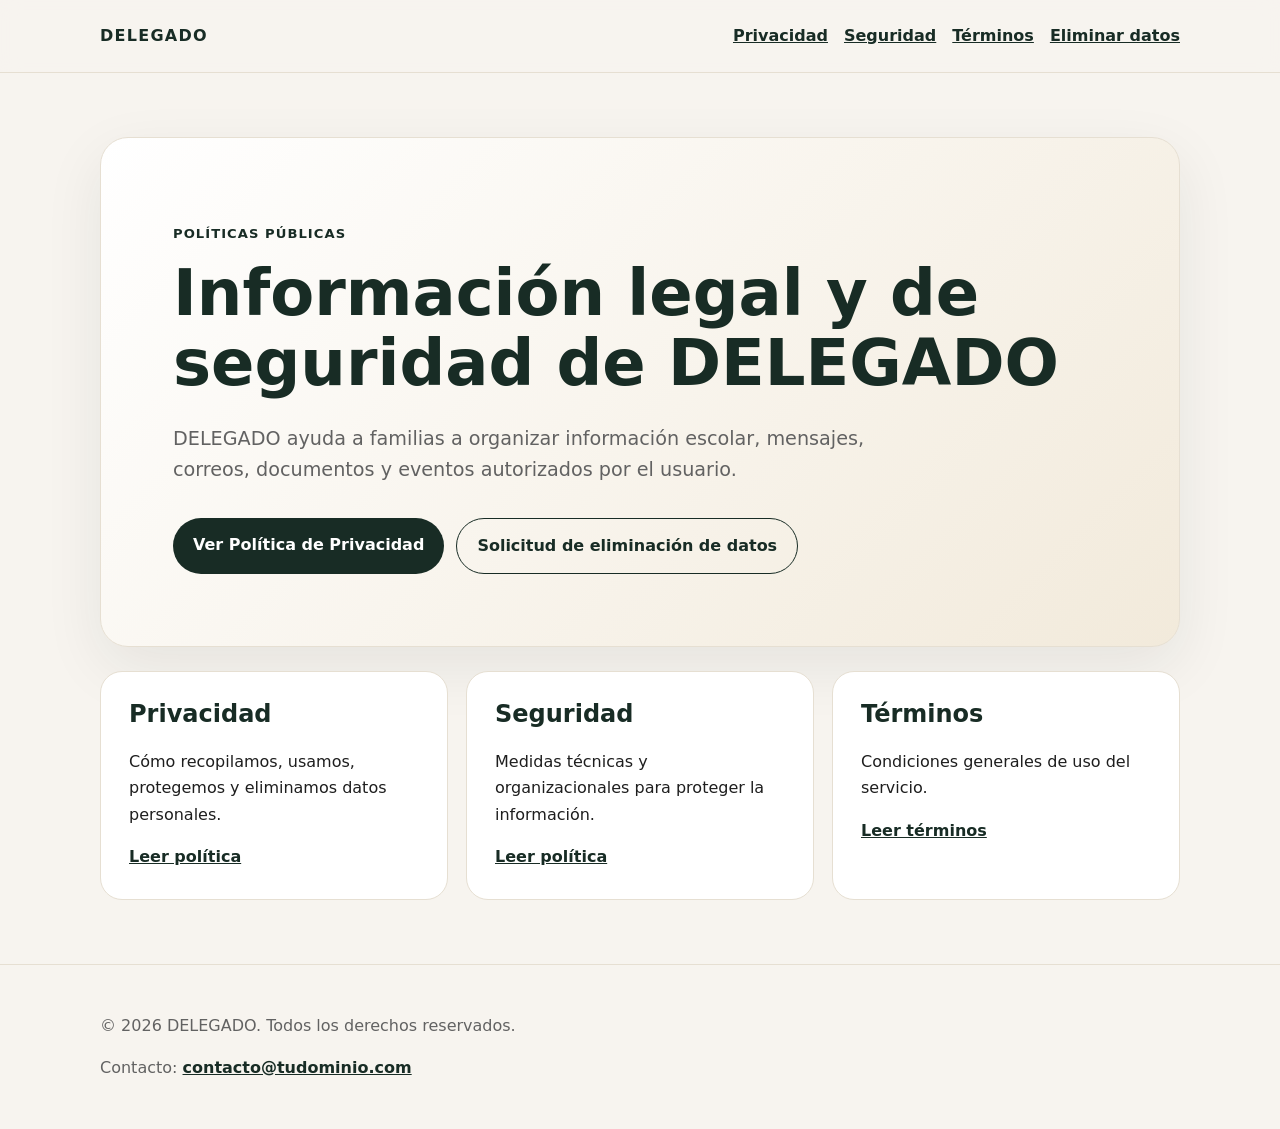
<file: index.html>
<!doctype html>
<html lang="es">
<head>
  <meta charset="utf-8">
  <meta name="viewport" content="width=device-width, initial-scale=1">
  <title>DELEGADO · Políticas</title>
  <meta name="description" content="Políticas legales y de seguridad de DELEGADO.">
  <link rel="stylesheet" href="styles.css">
</head>
<body>
  <header class="site-header">
    <div class="container nav">
      <a class="brand" href="index.html">DELEGADO</a>
      <nav>
        <a href="privacy.html">Privacidad</a>
        <a href="security.html">Seguridad</a>
        <a href="terms.html">Términos</a>
        <a href="data-deletion.html">Eliminar datos</a>
      </nav>
    </div>
  </header>

  <main class="hero container">
    <section class="hero-card">
      <p class="eyebrow">Políticas públicas</p>
      <h1>Información legal y de seguridad de DELEGADO</h1>
      <p class="lead">DELEGADO ayuda a familias a organizar información escolar, mensajes, correos, documentos y eventos autorizados por el usuario.</p>
      <div class="actions">
        <a class="button" href="privacy.html">Ver Política de Privacidad</a>
        <a class="button secondary" href="data-deletion.html">Solicitud de eliminación de datos</a>
      </div>
    </section>

    <section class="grid">
      <article class="card">
        <h2>Privacidad</h2>
        <p>Cómo recopilamos, usamos, protegemos y eliminamos datos personales.</p>
        <a href="privacy.html">Leer política</a>
      </article>
      <article class="card">
        <h2>Seguridad</h2>
        <p>Medidas técnicas y organizacionales para proteger la información.</p>
        <a href="security.html">Leer política</a>
      </article>
      <article class="card">
        <h2>Términos</h2>
        <p>Condiciones generales de uso del servicio.</p>
        <a href="terms.html">Leer términos</a>
      </article>
    </section>
  </main>

  <footer class="site-footer">
    <div class="container">
      <p>© <span id="year"></span> DELEGADO. Todos los derechos reservados.</p>
      <p>Contacto: <a href="mailto:contacto@tudominio.com">contacto@tudominio.com</a></p>
    </div>
  </footer>
  <script>document.getElementById('year').textContent = new Date().getFullYear();</script>
</body>
</html>
</file>
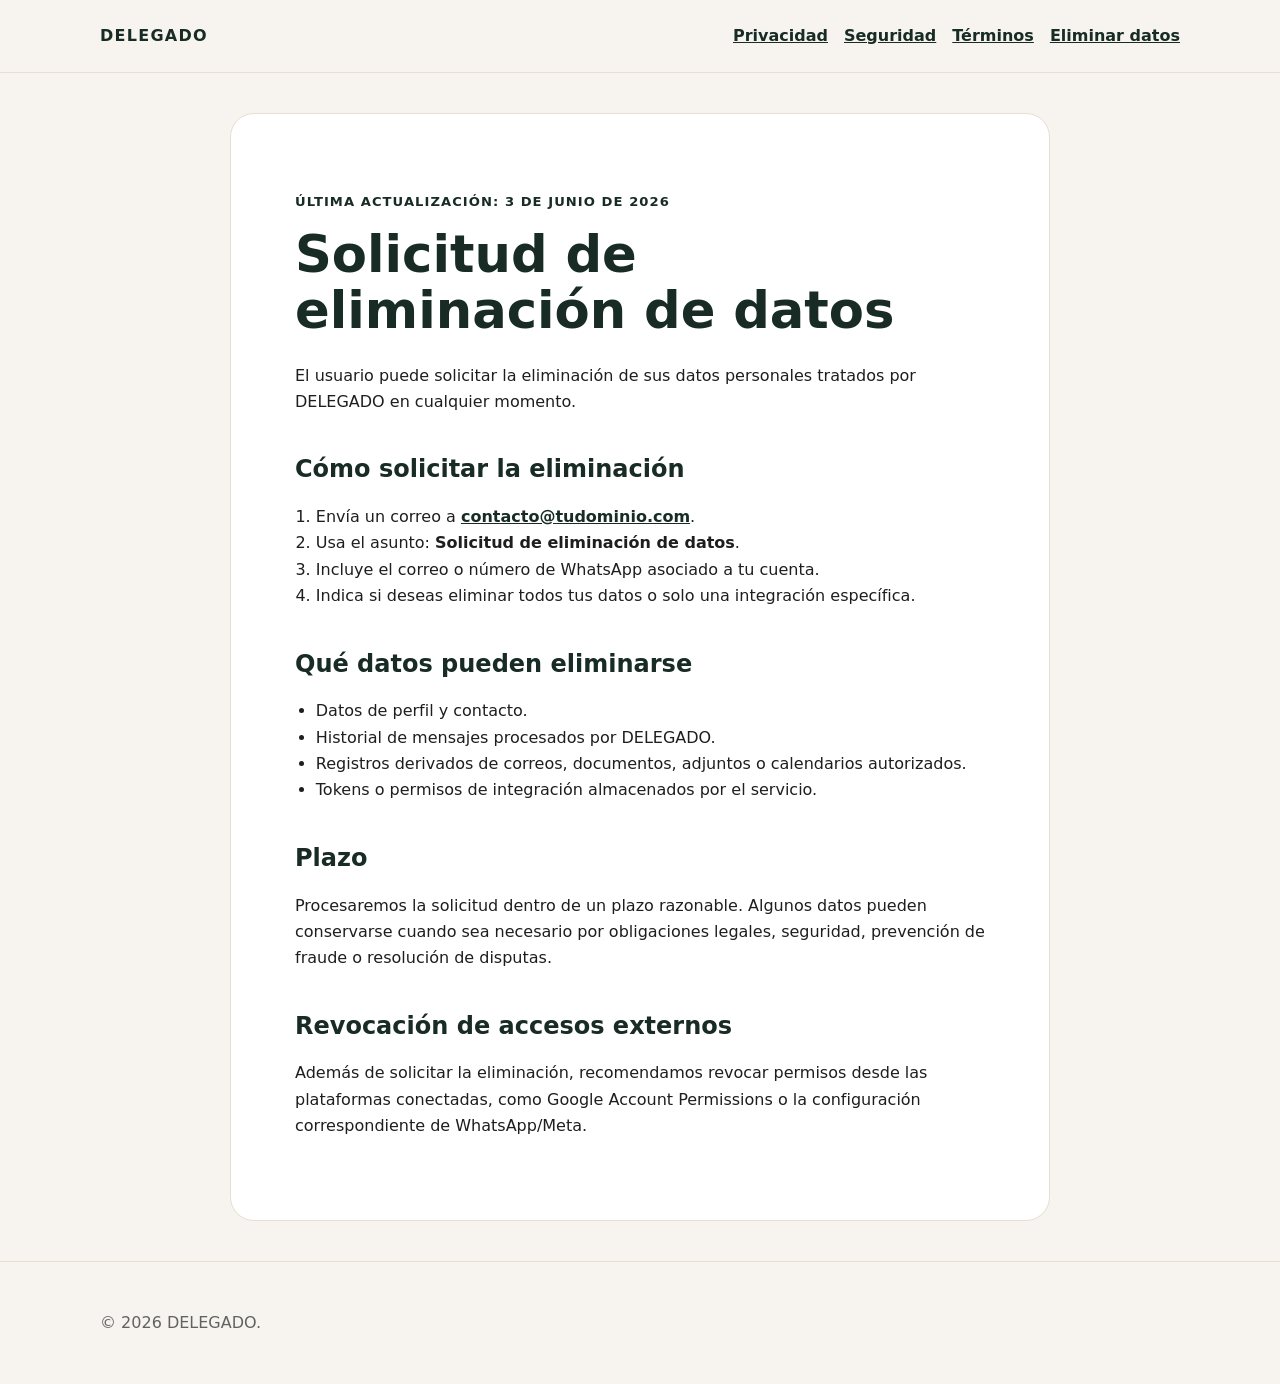
<file: data-deletion.html>
<!doctype html>
<html lang="es">
<head>
  <meta charset="utf-8">
  <meta name="viewport" content="width=device-width, initial-scale=1">
  <title>Eliminación de Datos · DELEGADO</title>
  <meta name="description" content="Instrucciones para solicitar eliminación de datos en DELEGADO.">
  <link rel="stylesheet" href="styles.css">
</head>
<body>
  <header class="site-header">
    <div class="container nav">
      <a class="brand" href="index.html">DELEGADO</a>
      <nav>
        <a href="privacy.html">Privacidad</a>
        <a href="security.html">Seguridad</a>
        <a href="terms.html">Términos</a>
        <a href="data-deletion.html">Eliminar datos</a>
      </nav>
    </div>
  </header>

  <main class="container document">
    <p class="eyebrow">Última actualización: 3 de junio de 2026</p>
    <h1>Solicitud de eliminación de datos</h1>
    <p>El usuario puede solicitar la eliminación de sus datos personales tratados por DELEGADO en cualquier momento.</p>

    <h2>Cómo solicitar la eliminación</h2>
    <ol>
      <li>Envía un correo a <a href="mailto:contacto@tudominio.com">contacto@tudominio.com</a>.</li>
      <li>Usa el asunto: <strong>Solicitud de eliminación de datos</strong>.</li>
      <li>Incluye el correo o número de WhatsApp asociado a tu cuenta.</li>
      <li>Indica si deseas eliminar todos tus datos o solo una integración específica.</li>
    </ol>

    <h2>Qué datos pueden eliminarse</h2>
    <ul>
      <li>Datos de perfil y contacto.</li>
      <li>Historial de mensajes procesados por DELEGADO.</li>
      <li>Registros derivados de correos, documentos, adjuntos o calendarios autorizados.</li>
      <li>Tokens o permisos de integración almacenados por el servicio.</li>
    </ul>

    <h2>Plazo</h2>
    <p>Procesaremos la solicitud dentro de un plazo razonable. Algunos datos pueden conservarse cuando sea necesario por obligaciones legales, seguridad, prevención de fraude o resolución de disputas.</p>

    <h2>Revocación de accesos externos</h2>
    <p>Además de solicitar la eliminación, recomendamos revocar permisos desde las plataformas conectadas, como Google Account Permissions o la configuración correspondiente de WhatsApp/Meta.</p>
  </main>

  <footer class="site-footer"><div class="container"><p>© <span id="year"></span> DELEGADO.</p></div></footer>
  <script>document.getElementById('year').textContent = new Date().getFullYear();</script>
</body>
</html>
</file>
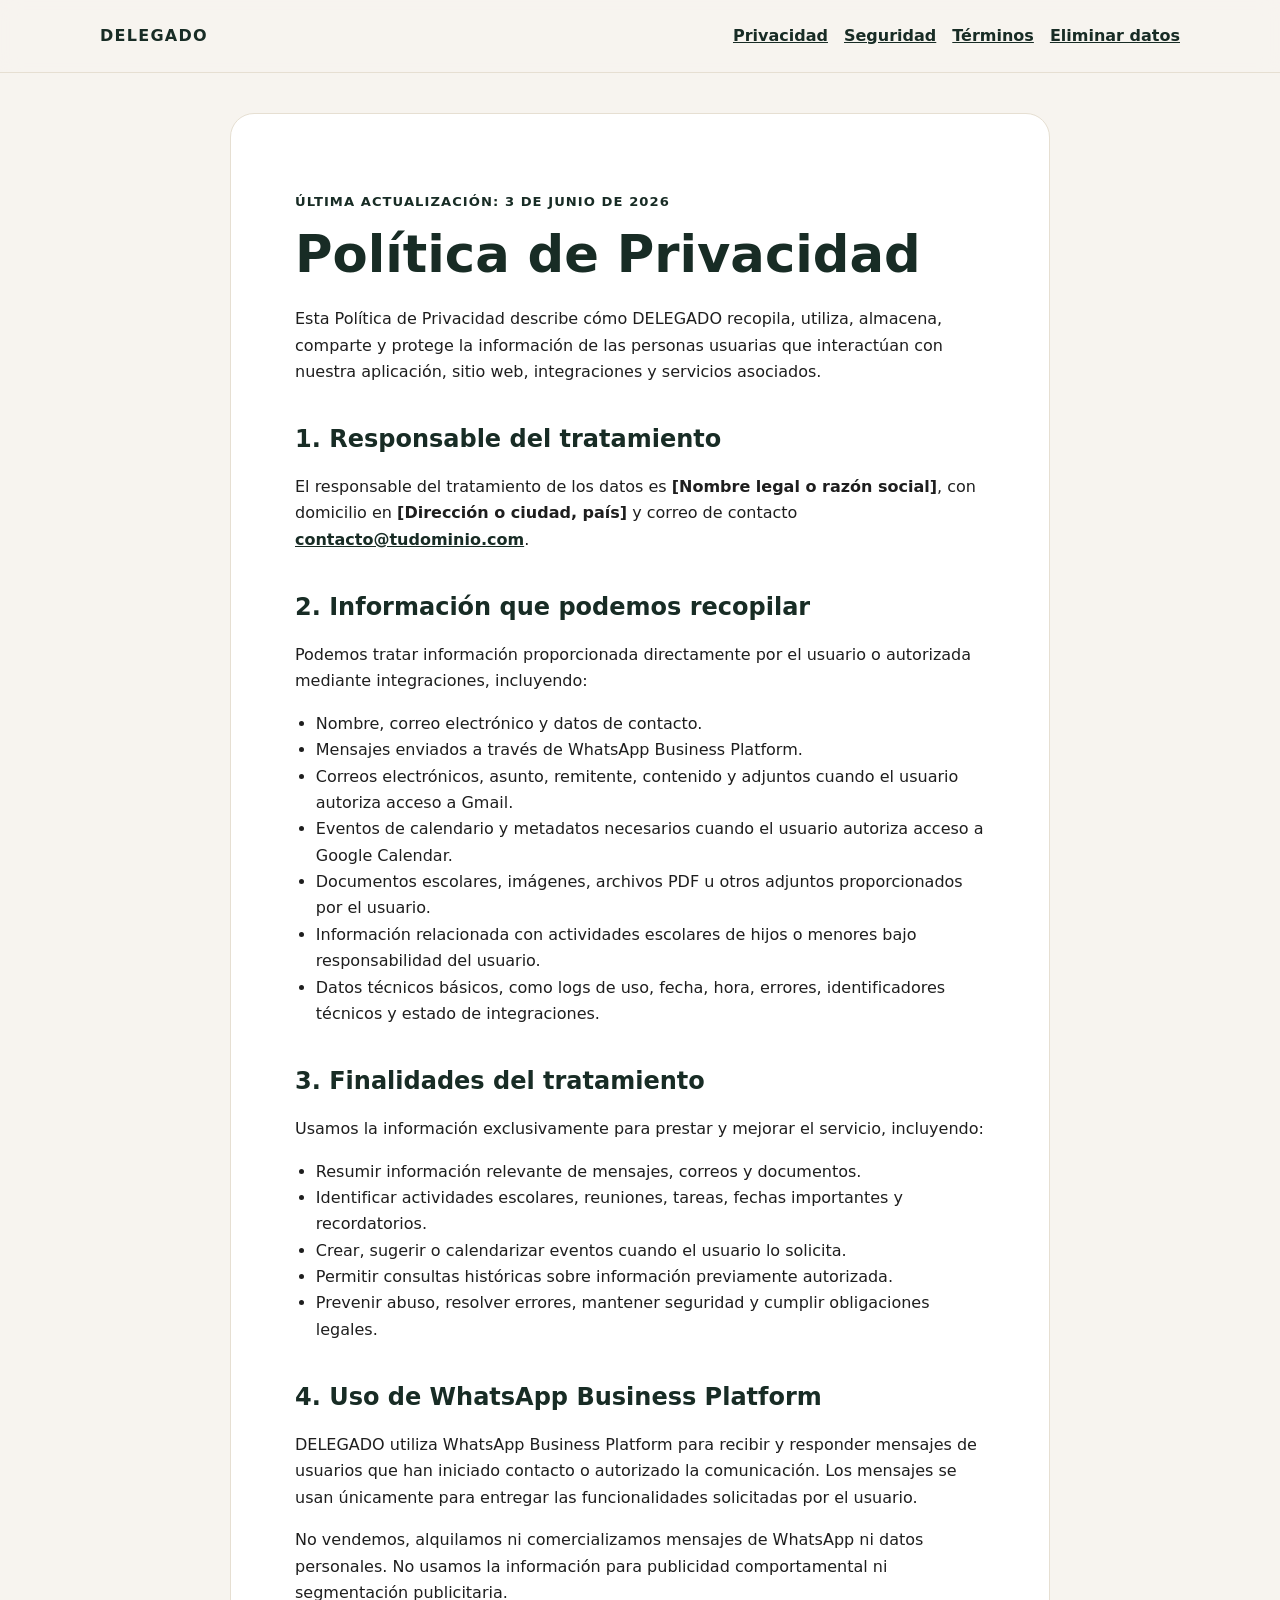
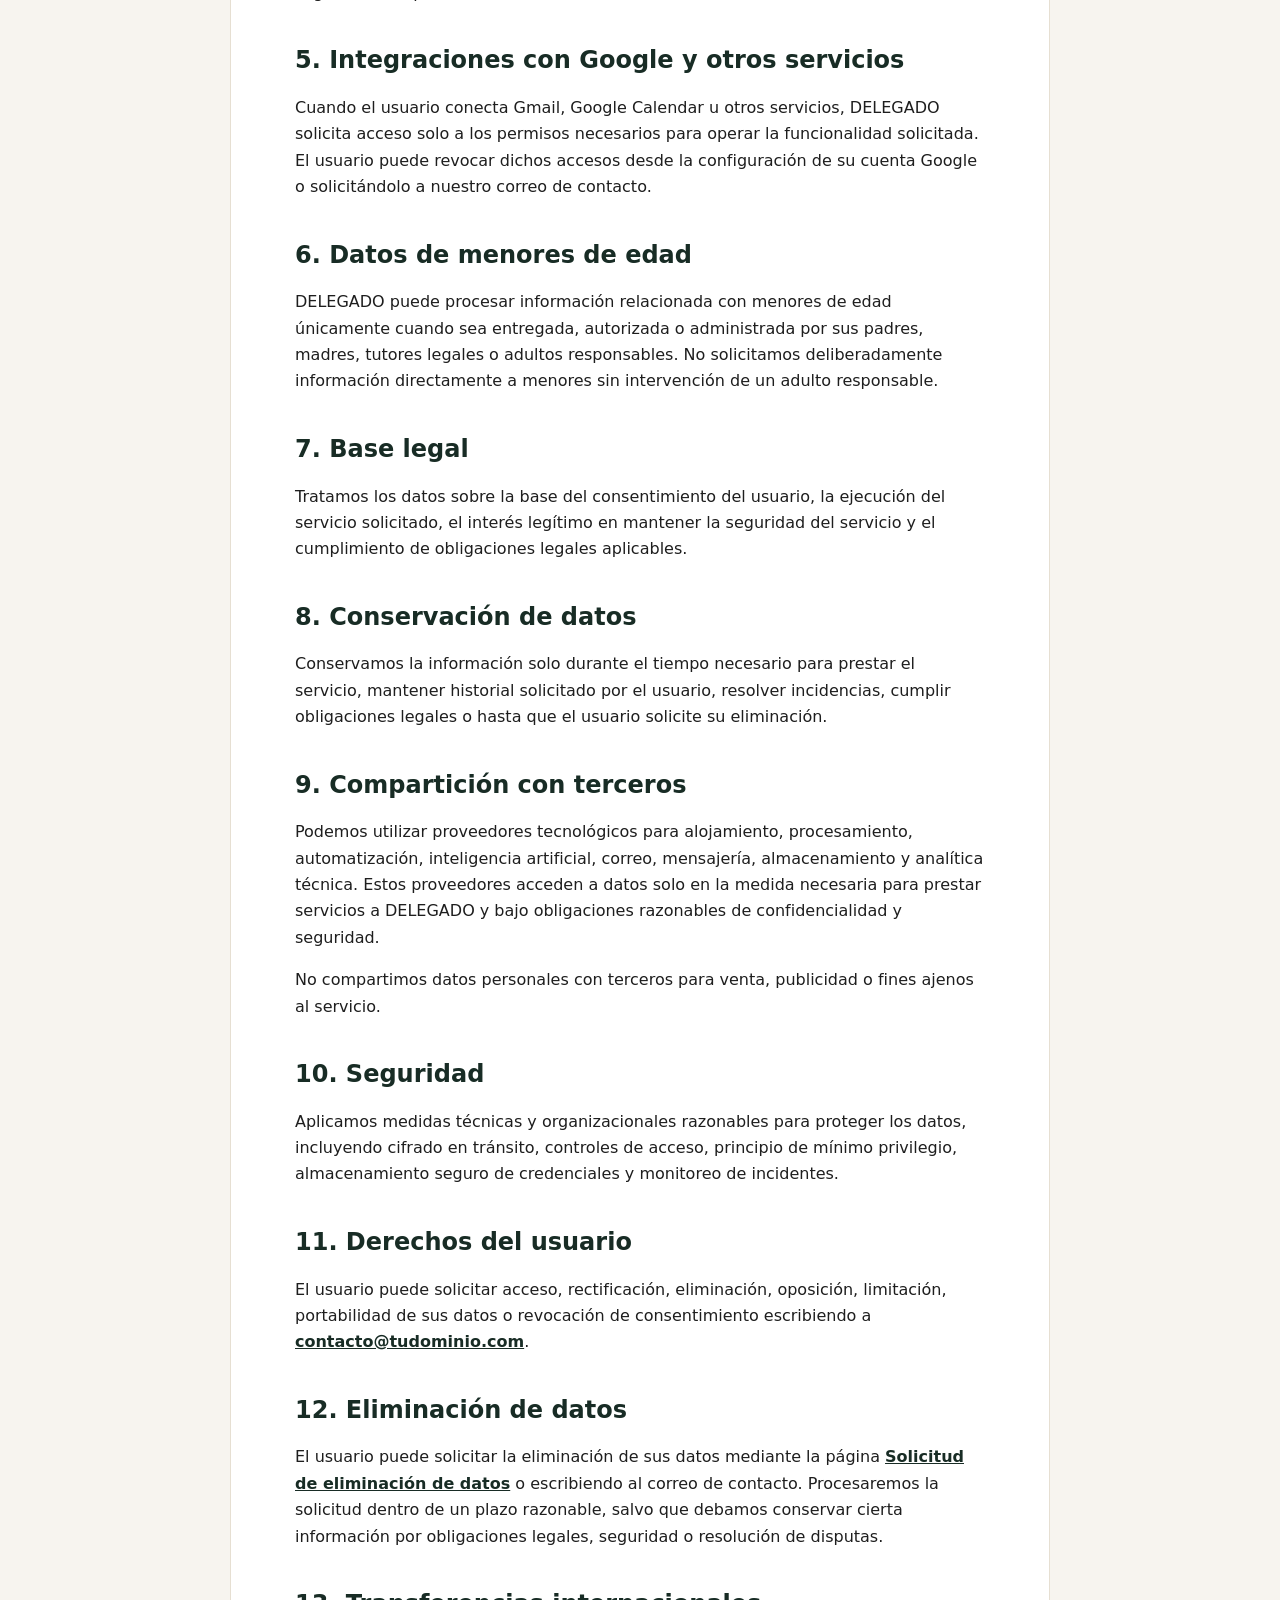
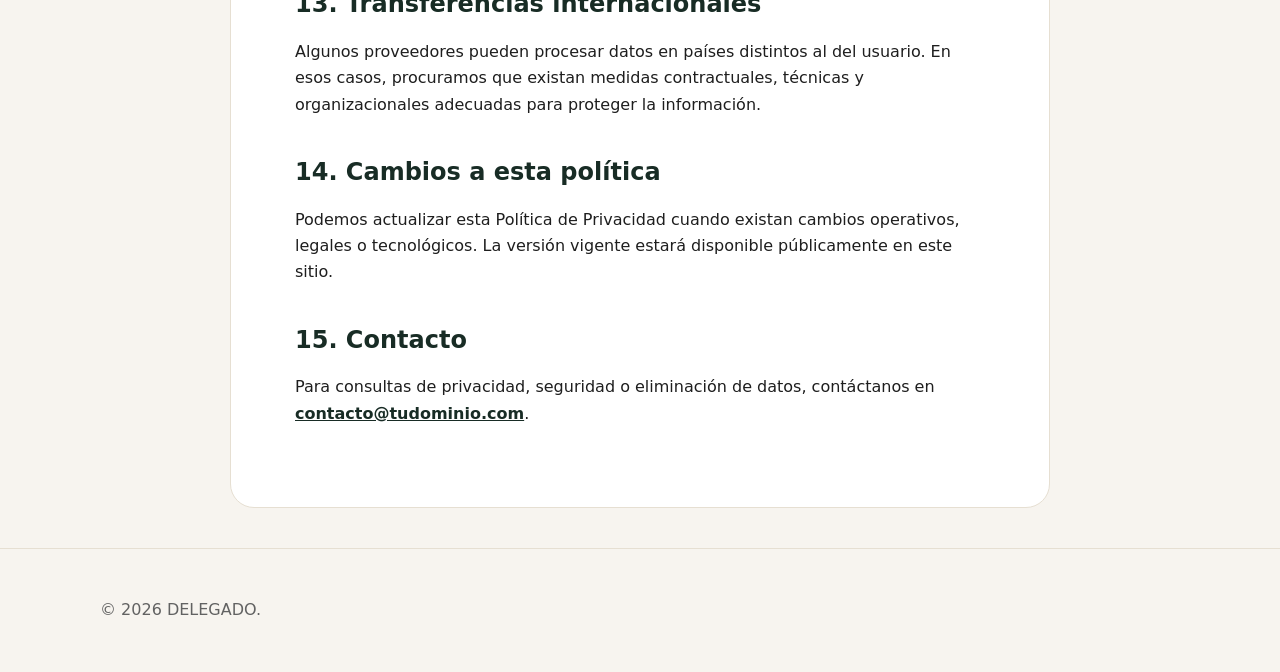
<file: privacy.html>
<!doctype html>
<html lang="es">
<head>
  <meta charset="utf-8">
  <meta name="viewport" content="width=device-width, initial-scale=1">
  <title>Política de Privacidad · DELEGADO</title>
  <meta name="description" content="Política de Privacidad de DELEGADO.">
  <link rel="stylesheet" href="styles.css">
</head>
<body>
  <header class="site-header">
    <div class="container nav">
      <a class="brand" href="index.html">DELEGADO</a>
      <nav>
        <a href="privacy.html">Privacidad</a>
        <a href="security.html">Seguridad</a>
        <a href="terms.html">Términos</a>
        <a href="data-deletion.html">Eliminar datos</a>
      </nav>
    </div>
  </header>

  <main class="container document">
    <p class="eyebrow">Última actualización: 3 de junio de 2026</p>
    <h1>Política de Privacidad</h1>

    <p>Esta Política de Privacidad describe cómo DELEGADO recopila, utiliza, almacena, comparte y protege la información de las personas usuarias que interactúan con nuestra aplicación, sitio web, integraciones y servicios asociados.</p>

    <h2>1. Responsable del tratamiento</h2>
    <p>El responsable del tratamiento de los datos es <strong>[Nombre legal o razón social]</strong>, con domicilio en <strong>[Dirección o ciudad, país]</strong> y correo de contacto <a href="mailto:contacto@tudominio.com">contacto@tudominio.com</a>.</p>

    <h2>2. Información que podemos recopilar</h2>
    <p>Podemos tratar información proporcionada directamente por el usuario o autorizada mediante integraciones, incluyendo:</p>
    <ul>
      <li>Nombre, correo electrónico y datos de contacto.</li>
      <li>Mensajes enviados a través de WhatsApp Business Platform.</li>
      <li>Correos electrónicos, asunto, remitente, contenido y adjuntos cuando el usuario autoriza acceso a Gmail.</li>
      <li>Eventos de calendario y metadatos necesarios cuando el usuario autoriza acceso a Google Calendar.</li>
      <li>Documentos escolares, imágenes, archivos PDF u otros adjuntos proporcionados por el usuario.</li>
      <li>Información relacionada con actividades escolares de hijos o menores bajo responsabilidad del usuario.</li>
      <li>Datos técnicos básicos, como logs de uso, fecha, hora, errores, identificadores técnicos y estado de integraciones.</li>
    </ul>

    <h2>3. Finalidades del tratamiento</h2>
    <p>Usamos la información exclusivamente para prestar y mejorar el servicio, incluyendo:</p>
    <ul>
      <li>Resumir información relevante de mensajes, correos y documentos.</li>
      <li>Identificar actividades escolares, reuniones, tareas, fechas importantes y recordatorios.</li>
      <li>Crear, sugerir o calendarizar eventos cuando el usuario lo solicita.</li>
      <li>Permitir consultas históricas sobre información previamente autorizada.</li>
      <li>Prevenir abuso, resolver errores, mantener seguridad y cumplir obligaciones legales.</li>
    </ul>

    <h2>4. Uso de WhatsApp Business Platform</h2>
    <p>DELEGADO utiliza WhatsApp Business Platform para recibir y responder mensajes de usuarios que han iniciado contacto o autorizado la comunicación. Los mensajes se usan únicamente para entregar las funcionalidades solicitadas por el usuario.</p>
    <p>No vendemos, alquilamos ni comercializamos mensajes de WhatsApp ni datos personales. No usamos la información para publicidad comportamental ni segmentación publicitaria.</p>

    <h2>5. Integraciones con Google y otros servicios</h2>
    <p>Cuando el usuario conecta Gmail, Google Calendar u otros servicios, DELEGADO solicita acceso solo a los permisos necesarios para operar la funcionalidad solicitada. El usuario puede revocar dichos accesos desde la configuración de su cuenta Google o solicitándolo a nuestro correo de contacto.</p>

    <h2>6. Datos de menores de edad</h2>
    <p>DELEGADO puede procesar información relacionada con menores de edad únicamente cuando sea entregada, autorizada o administrada por sus padres, madres, tutores legales o adultos responsables. No solicitamos deliberadamente información directamente a menores sin intervención de un adulto responsable.</p>

    <h2>7. Base legal</h2>
    <p>Tratamos los datos sobre la base del consentimiento del usuario, la ejecución del servicio solicitado, el interés legítimo en mantener la seguridad del servicio y el cumplimiento de obligaciones legales aplicables.</p>

    <h2>8. Conservación de datos</h2>
    <p>Conservamos la información solo durante el tiempo necesario para prestar el servicio, mantener historial solicitado por el usuario, resolver incidencias, cumplir obligaciones legales o hasta que el usuario solicite su eliminación.</p>

    <h2>9. Compartición con terceros</h2>
    <p>Podemos utilizar proveedores tecnológicos para alojamiento, procesamiento, automatización, inteligencia artificial, correo, mensajería, almacenamiento y analítica técnica. Estos proveedores acceden a datos solo en la medida necesaria para prestar servicios a DELEGADO y bajo obligaciones razonables de confidencialidad y seguridad.</p>
    <p>No compartimos datos personales con terceros para venta, publicidad o fines ajenos al servicio.</p>

    <h2>10. Seguridad</h2>
    <p>Aplicamos medidas técnicas y organizacionales razonables para proteger los datos, incluyendo cifrado en tránsito, controles de acceso, principio de mínimo privilegio, almacenamiento seguro de credenciales y monitoreo de incidentes.</p>

    <h2>11. Derechos del usuario</h2>
    <p>El usuario puede solicitar acceso, rectificación, eliminación, oposición, limitación, portabilidad de sus datos o revocación de consentimiento escribiendo a <a href="mailto:contacto@tudominio.com">contacto@tudominio.com</a>.</p>

    <h2>12. Eliminación de datos</h2>
    <p>El usuario puede solicitar la eliminación de sus datos mediante la página <a href="data-deletion.html">Solicitud de eliminación de datos</a> o escribiendo al correo de contacto. Procesaremos la solicitud dentro de un plazo razonable, salvo que debamos conservar cierta información por obligaciones legales, seguridad o resolución de disputas.</p>

    <h2>13. Transferencias internacionales</h2>
    <p>Algunos proveedores pueden procesar datos en países distintos al del usuario. En esos casos, procuramos que existan medidas contractuales, técnicas y organizacionales adecuadas para proteger la información.</p>

    <h2>14. Cambios a esta política</h2>
    <p>Podemos actualizar esta Política de Privacidad cuando existan cambios operativos, legales o tecnológicos. La versión vigente estará disponible públicamente en este sitio.</p>

    <h2>15. Contacto</h2>
    <p>Para consultas de privacidad, seguridad o eliminación de datos, contáctanos en <a href="mailto:contacto@tudominio.com">contacto@tudominio.com</a>.</p>
  </main>

  <footer class="site-footer">
    <div class="container"><p>© <span id="year"></span> DELEGADO.</p></div>
  </footer>
  <script>document.getElementById('year').textContent = new Date().getFullYear();</script>
</body>
</html>
</file>
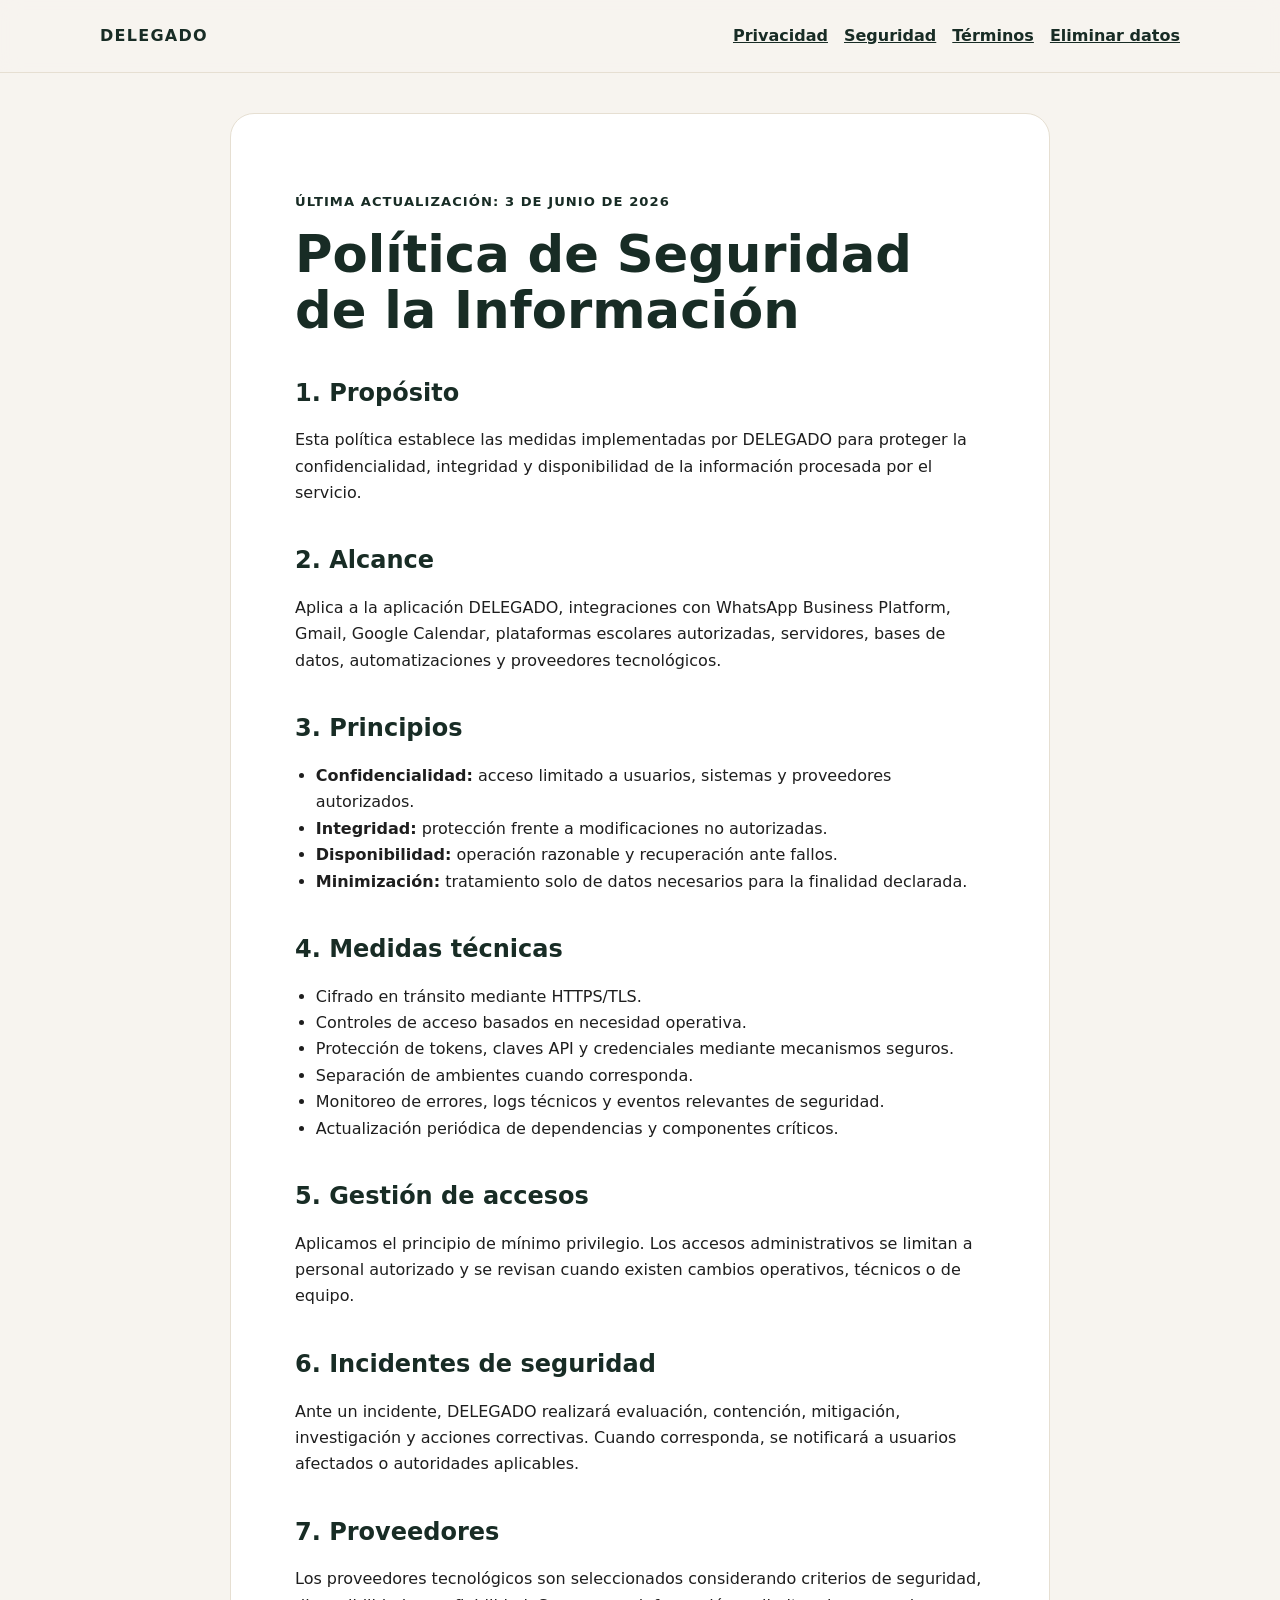
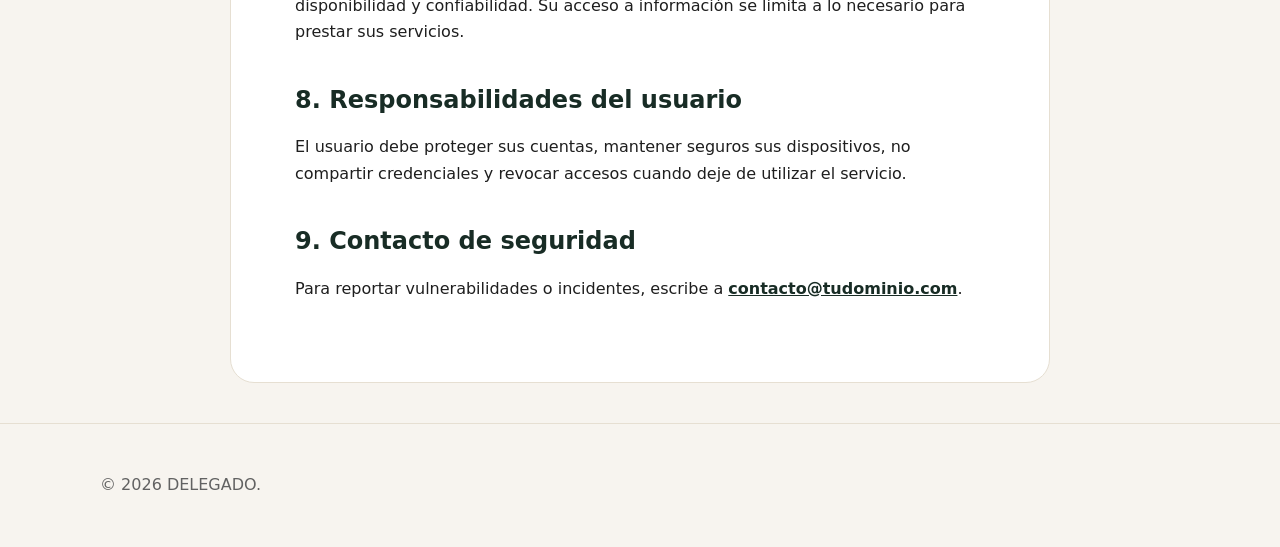
<file: security.html>
<!doctype html>
<html lang="es">
<head>
  <meta charset="utf-8">
  <meta name="viewport" content="width=device-width, initial-scale=1">
  <title>Política de Seguridad · DELEGADO</title>
  <meta name="description" content="Política de Seguridad de la Información de DELEGADO.">
  <link rel="stylesheet" href="styles.css">
</head>
<body>
  <header class="site-header">
    <div class="container nav">
      <a class="brand" href="index.html">DELEGADO</a>
      <nav>
        <a href="privacy.html">Privacidad</a>
        <a href="security.html">Seguridad</a>
        <a href="terms.html">Términos</a>
        <a href="data-deletion.html">Eliminar datos</a>
      </nav>
    </div>
  </header>

  <main class="container document">
    <p class="eyebrow">Última actualización: 3 de junio de 2026</p>
    <h1>Política de Seguridad de la Información</h1>

    <h2>1. Propósito</h2>
    <p>Esta política establece las medidas implementadas por DELEGADO para proteger la confidencialidad, integridad y disponibilidad de la información procesada por el servicio.</p>

    <h2>2. Alcance</h2>
    <p>Aplica a la aplicación DELEGADO, integraciones con WhatsApp Business Platform, Gmail, Google Calendar, plataformas escolares autorizadas, servidores, bases de datos, automatizaciones y proveedores tecnológicos.</p>

    <h2>3. Principios</h2>
    <ul>
      <li><strong>Confidencialidad:</strong> acceso limitado a usuarios, sistemas y proveedores autorizados.</li>
      <li><strong>Integridad:</strong> protección frente a modificaciones no autorizadas.</li>
      <li><strong>Disponibilidad:</strong> operación razonable y recuperación ante fallos.</li>
      <li><strong>Minimización:</strong> tratamiento solo de datos necesarios para la finalidad declarada.</li>
    </ul>

    <h2>4. Medidas técnicas</h2>
    <ul>
      <li>Cifrado en tránsito mediante HTTPS/TLS.</li>
      <li>Controles de acceso basados en necesidad operativa.</li>
      <li>Protección de tokens, claves API y credenciales mediante mecanismos seguros.</li>
      <li>Separación de ambientes cuando corresponda.</li>
      <li>Monitoreo de errores, logs técnicos y eventos relevantes de seguridad.</li>
      <li>Actualización periódica de dependencias y componentes críticos.</li>
    </ul>

    <h2>5. Gestión de accesos</h2>
    <p>Aplicamos el principio de mínimo privilegio. Los accesos administrativos se limitan a personal autorizado y se revisan cuando existen cambios operativos, técnicos o de equipo.</p>

    <h2>6. Incidentes de seguridad</h2>
    <p>Ante un incidente, DELEGADO realizará evaluación, contención, mitigación, investigación y acciones correctivas. Cuando corresponda, se notificará a usuarios afectados o autoridades aplicables.</p>

    <h2>7. Proveedores</h2>
    <p>Los proveedores tecnológicos son seleccionados considerando criterios de seguridad, disponibilidad y confiabilidad. Su acceso a información se limita a lo necesario para prestar sus servicios.</p>

    <h2>8. Responsabilidades del usuario</h2>
    <p>El usuario debe proteger sus cuentas, mantener seguros sus dispositivos, no compartir credenciales y revocar accesos cuando deje de utilizar el servicio.</p>

    <h2>9. Contacto de seguridad</h2>
    <p>Para reportar vulnerabilidades o incidentes, escribe a <a href="mailto:contacto@tudominio.com">contacto@tudominio.com</a>.</p>
  </main>

  <footer class="site-footer"><div class="container"><p>© <span id="year"></span> DELEGADO.</p></div></footer>
  <script>document.getElementById('year').textContent = new Date().getFullYear();</script>
</body>
</html>
</file>
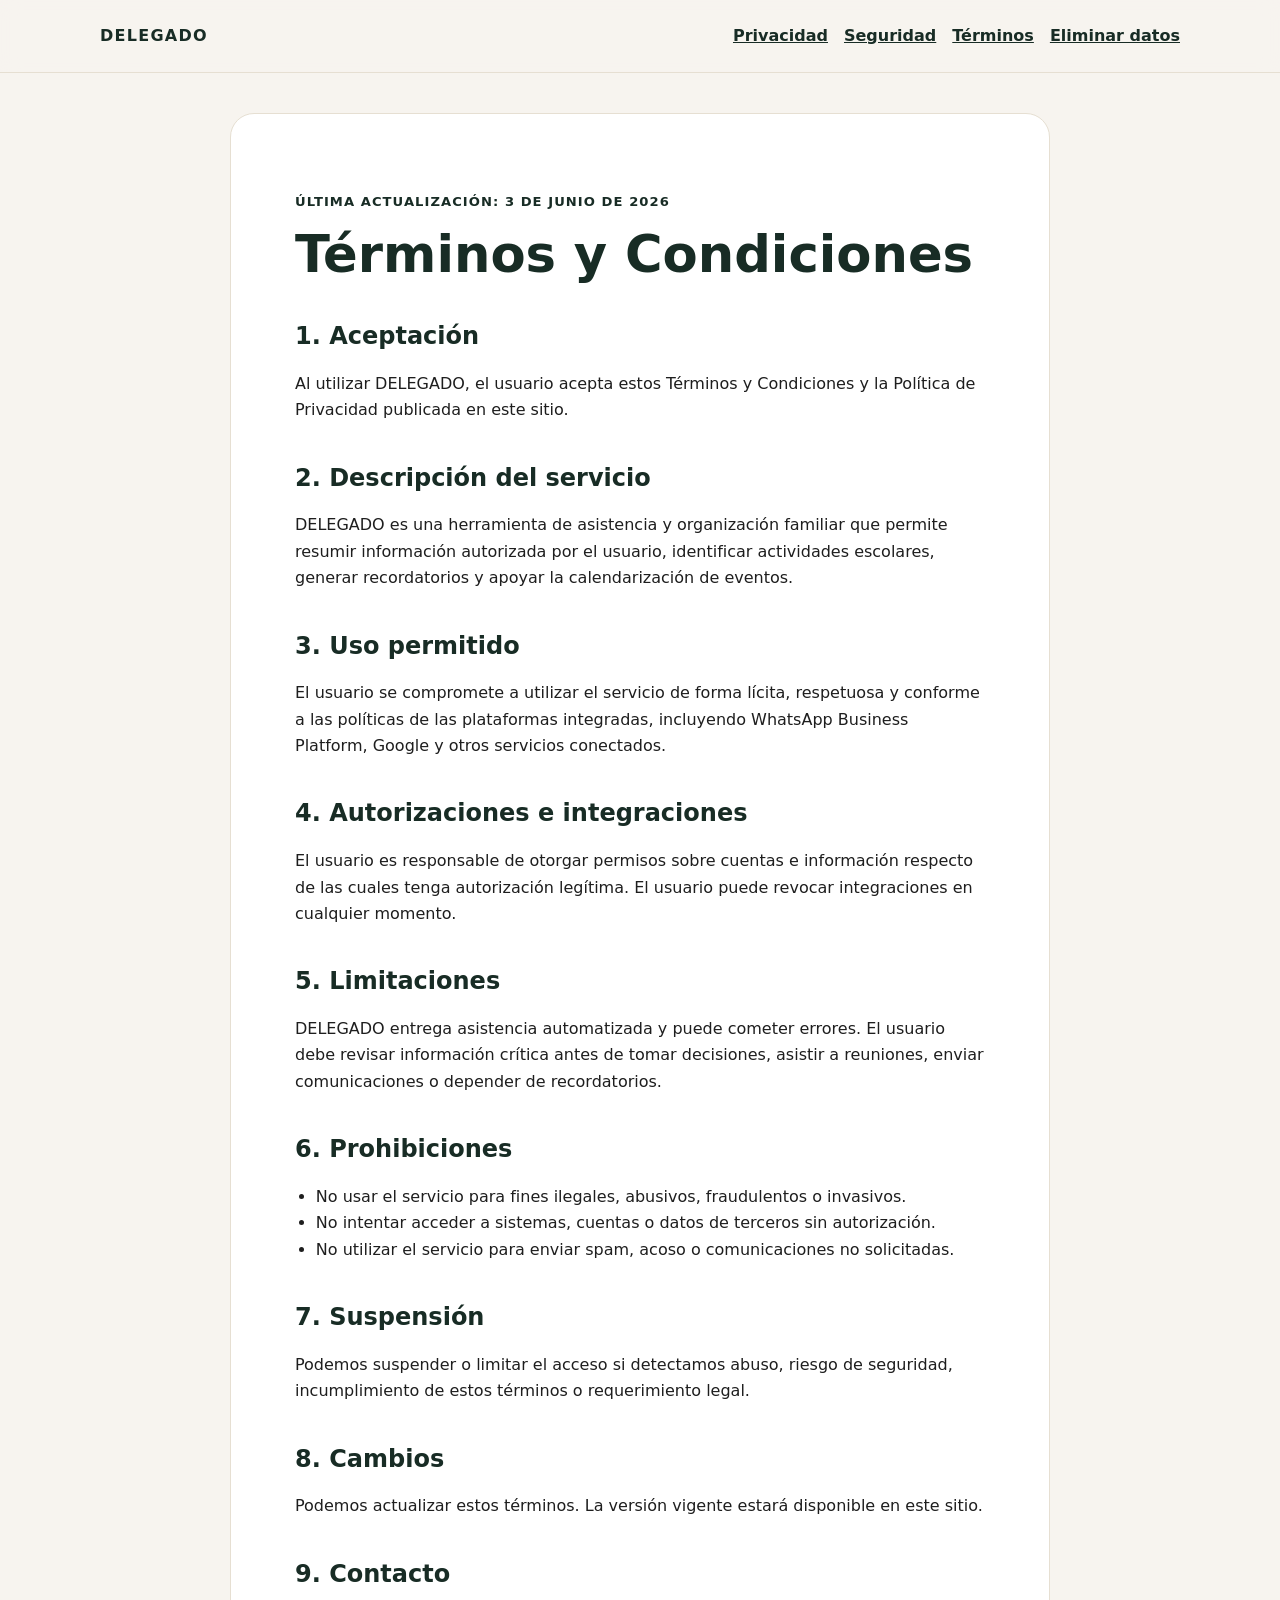
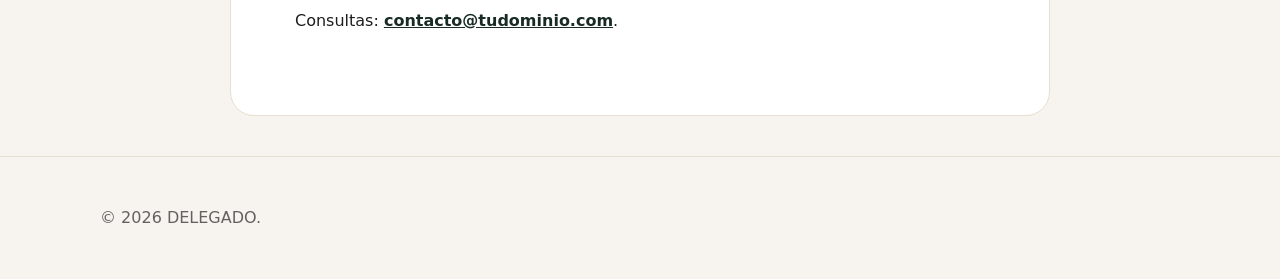
<file: terms.html>
<!doctype html>
<html lang="es">
<head>
  <meta charset="utf-8">
  <meta name="viewport" content="width=device-width, initial-scale=1">
  <title>Términos y Condiciones · DELEGADO</title>
  <meta name="description" content="Términos y Condiciones de uso de DELEGADO.">
  <link rel="stylesheet" href="styles.css">
</head>
<body>
  <header class="site-header">
    <div class="container nav">
      <a class="brand" href="index.html">DELEGADO</a>
      <nav>
        <a href="privacy.html">Privacidad</a>
        <a href="security.html">Seguridad</a>
        <a href="terms.html">Términos</a>
        <a href="data-deletion.html">Eliminar datos</a>
      </nav>
    </div>
  </header>

  <main class="container document">
    <p class="eyebrow">Última actualización: 3 de junio de 2026</p>
    <h1>Términos y Condiciones</h1>

    <h2>1. Aceptación</h2>
    <p>Al utilizar DELEGADO, el usuario acepta estos Términos y Condiciones y la Política de Privacidad publicada en este sitio.</p>

    <h2>2. Descripción del servicio</h2>
    <p>DELEGADO es una herramienta de asistencia y organización familiar que permite resumir información autorizada por el usuario, identificar actividades escolares, generar recordatorios y apoyar la calendarización de eventos.</p>

    <h2>3. Uso permitido</h2>
    <p>El usuario se compromete a utilizar el servicio de forma lícita, respetuosa y conforme a las políticas de las plataformas integradas, incluyendo WhatsApp Business Platform, Google y otros servicios conectados.</p>

    <h2>4. Autorizaciones e integraciones</h2>
    <p>El usuario es responsable de otorgar permisos sobre cuentas e información respecto de las cuales tenga autorización legítima. El usuario puede revocar integraciones en cualquier momento.</p>

    <h2>5. Limitaciones</h2>
    <p>DELEGADO entrega asistencia automatizada y puede cometer errores. El usuario debe revisar información crítica antes de tomar decisiones, asistir a reuniones, enviar comunicaciones o depender de recordatorios.</p>

    <h2>6. Prohibiciones</h2>
    <ul>
      <li>No usar el servicio para fines ilegales, abusivos, fraudulentos o invasivos.</li>
      <li>No intentar acceder a sistemas, cuentas o datos de terceros sin autorización.</li>
      <li>No utilizar el servicio para enviar spam, acoso o comunicaciones no solicitadas.</li>
    </ul>

    <h2>7. Suspensión</h2>
    <p>Podemos suspender o limitar el acceso si detectamos abuso, riesgo de seguridad, incumplimiento de estos términos o requerimiento legal.</p>

    <h2>8. Cambios</h2>
    <p>Podemos actualizar estos términos. La versión vigente estará disponible en este sitio.</p>

    <h2>9. Contacto</h2>
    <p>Consultas: <a href="mailto:contacto@tudominio.com">contacto@tudominio.com</a>.</p>
  </main>

  <footer class="site-footer"><div class="container"><p>© <span id="year"></span> DELEGADO.</p></div></footer>
  <script>document.getElementById('year').textContent = new Date().getFullYear();</script>
</body>
</html>
</file>
<file: styles.css>
:root {
  --bg: #f7f4ef;
  --card: #ffffff;
  --text: #1e1e1e;
  --muted: #626262;
  --primary: #182c25;
  --accent: #d9a441;
  --border: #e6dfd2;
}

* { box-sizing: border-box; }

body {
  margin: 0;
  font-family: Inter, ui-sans-serif, system-ui, -apple-system, BlinkMacSystemFont, "Segoe UI", sans-serif;
  background: var(--bg);
  color: var(--text);
  line-height: 1.65;
}

.container {
  width: min(1080px, calc(100% - 32px));
  margin: 0 auto;
}

.site-header {
  background: rgba(247, 244, 239, 0.92);
  border-bottom: 1px solid var(--border);
  position: sticky;
  top: 0;
  backdrop-filter: blur(10px);
  z-index: 10;
}

.nav {
  min-height: 72px;
  display: flex;
  justify-content: space-between;
  align-items: center;
  gap: 24px;
}

.brand {
  color: var(--primary);
  font-weight: 800;
  letter-spacing: 0.08em;
  text-decoration: none;
}

nav {
  display: flex;
  flex-wrap: wrap;
  gap: 16px;
}

nav a, .card a, .document a, .site-footer a {
  color: var(--primary);
  font-weight: 650;
}

.hero {
  padding: 64px 0;
}

.hero-card {
  background: linear-gradient(135deg, #fff, #f2eadb);
  border: 1px solid var(--border);
  border-radius: 28px;
  padding: clamp(32px, 6vw, 72px);
  box-shadow: 0 20px 60px rgba(24, 44, 37, 0.08);
}

.eyebrow {
  color: var(--primary);
  font-weight: 800;
  text-transform: uppercase;
  letter-spacing: 0.08em;
  font-size: 0.82rem;
}

h1 {
  line-height: 1.1;
  font-size: clamp(2rem, 5vw, 4.5rem);
  margin: 0 0 24px;
  color: var(--primary);
}

h2 {
  color: var(--primary);
  margin-top: 40px;
  line-height: 1.2;
}

.lead {
  color: var(--muted);
  font-size: 1.2rem;
  max-width: 760px;
}

.actions {
  display: flex;
  flex-wrap: wrap;
  gap: 12px;
  margin-top: 32px;
}

.button {
  display: inline-block;
  padding: 14px 20px;
  background: var(--primary);
  color: white;
  border-radius: 999px;
  text-decoration: none;
  font-weight: 750;
}

.button.secondary {
  background: transparent;
  color: var(--primary);
  border: 1px solid var(--primary);
}

.grid {
  display: grid;
  grid-template-columns: repeat(3, minmax(0, 1fr));
  gap: 18px;
  margin-top: 24px;
}

.card {
  background: var(--card);
  border: 1px solid var(--border);
  border-radius: 22px;
  padding: 28px;
}

.card h2 { margin-top: 0; }

.document {
  max-width: 820px;
  background: var(--card);
  border: 1px solid var(--border);
  border-radius: 24px;
  padding: clamp(28px, 5vw, 64px);
  margin-top: 40px;
  margin-bottom: 40px;
}

.document h1 {
  font-size: clamp(2rem, 4vw, 3.2rem);
}

.document ul, .document ol {
  padding-left: 1.3rem;
}

.site-footer {
  border-top: 1px solid var(--border);
  padding: 32px 0;
  color: var(--muted);
}

@media (max-width: 760px) {
  .nav {
    align-items: flex-start;
    flex-direction: column;
    padding: 18px 0;
  }

  nav { gap: 10px 14px; }

  .grid { grid-template-columns: 1fr; }

  .hero { padding: 32px 0; }
}
</file>
